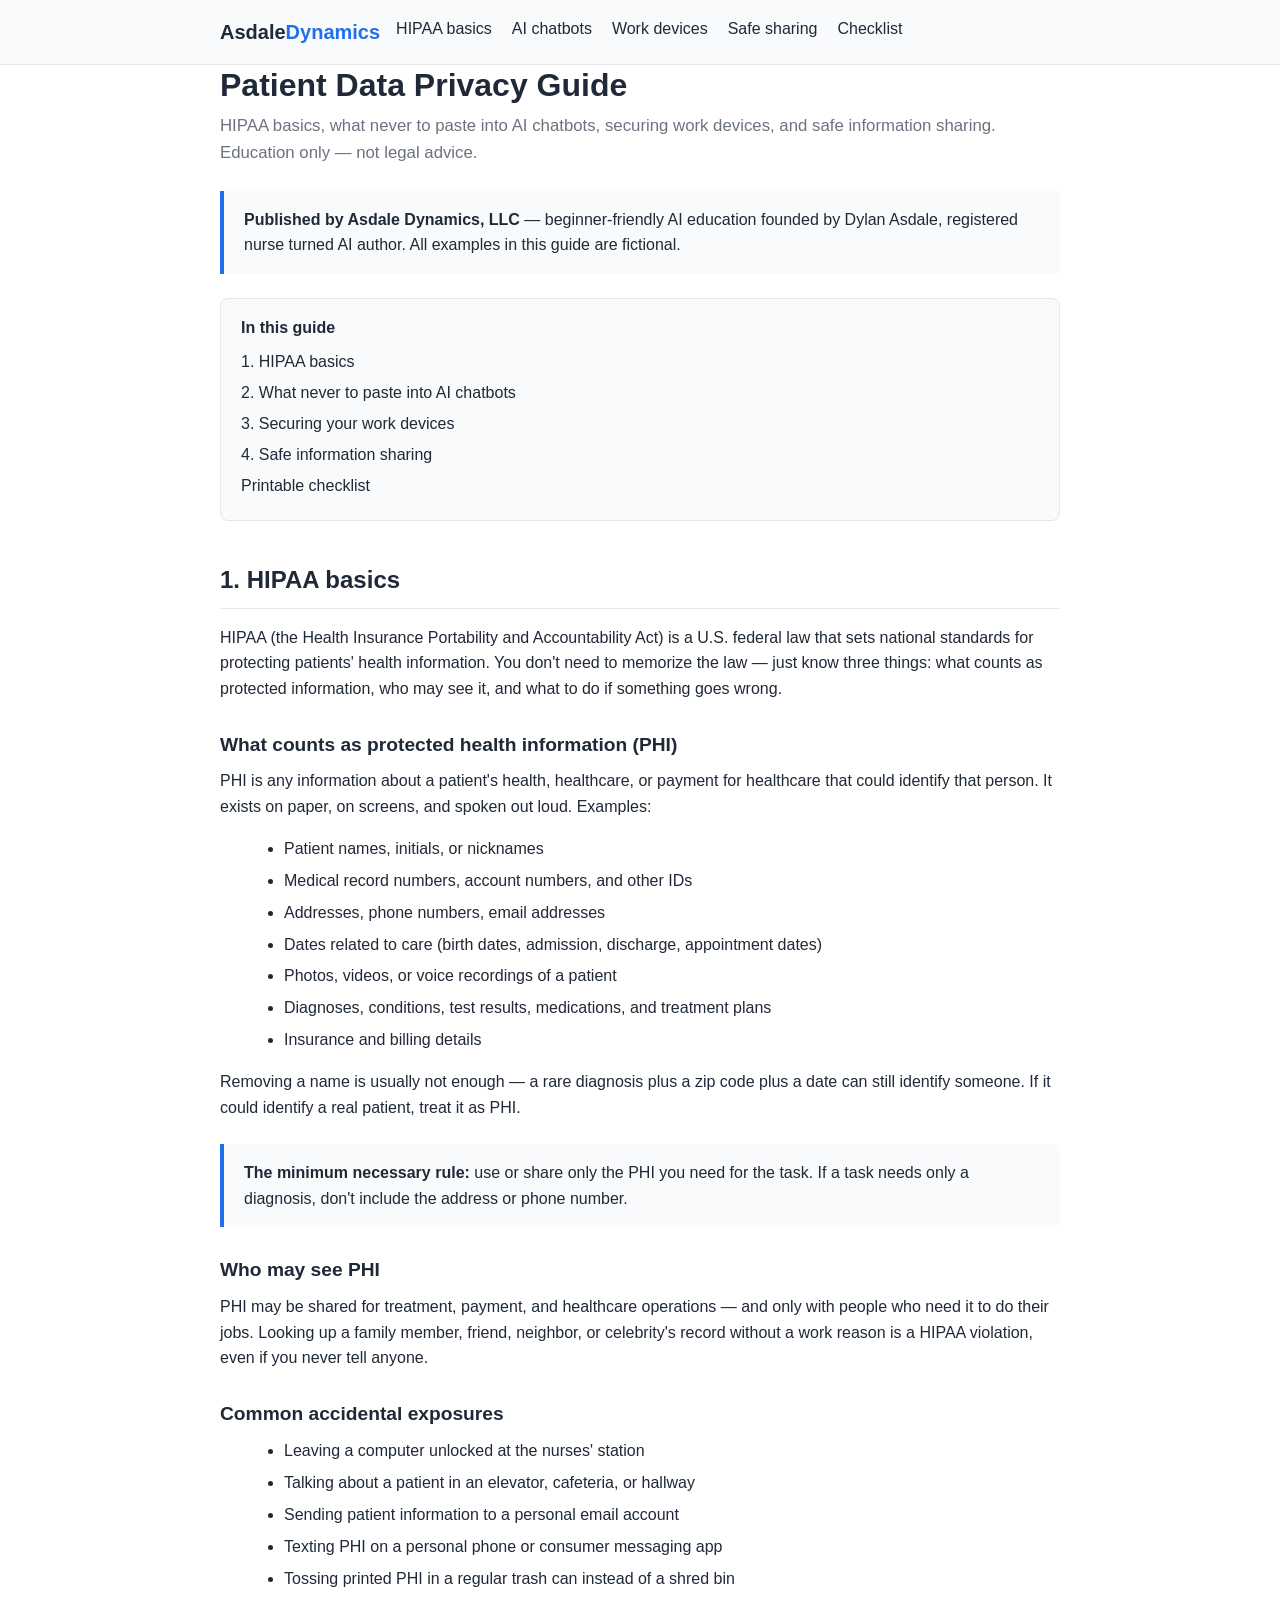
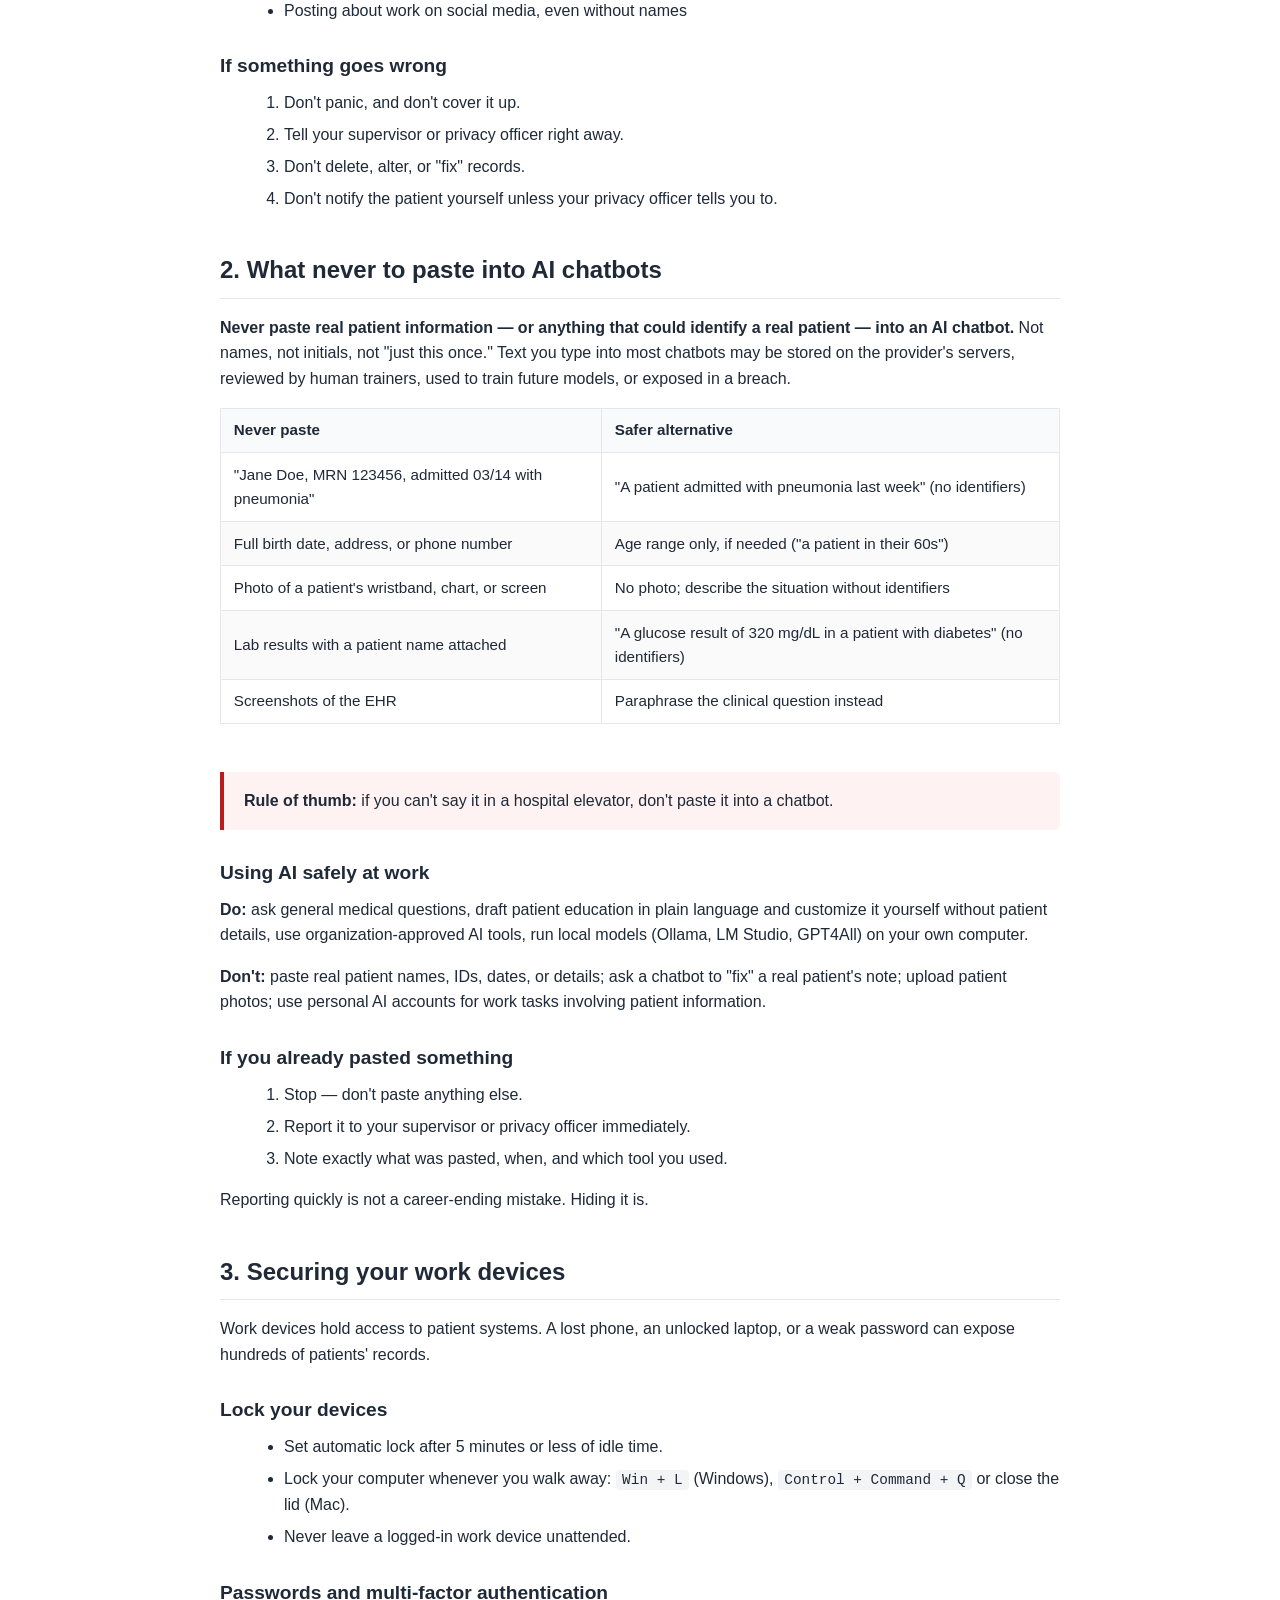
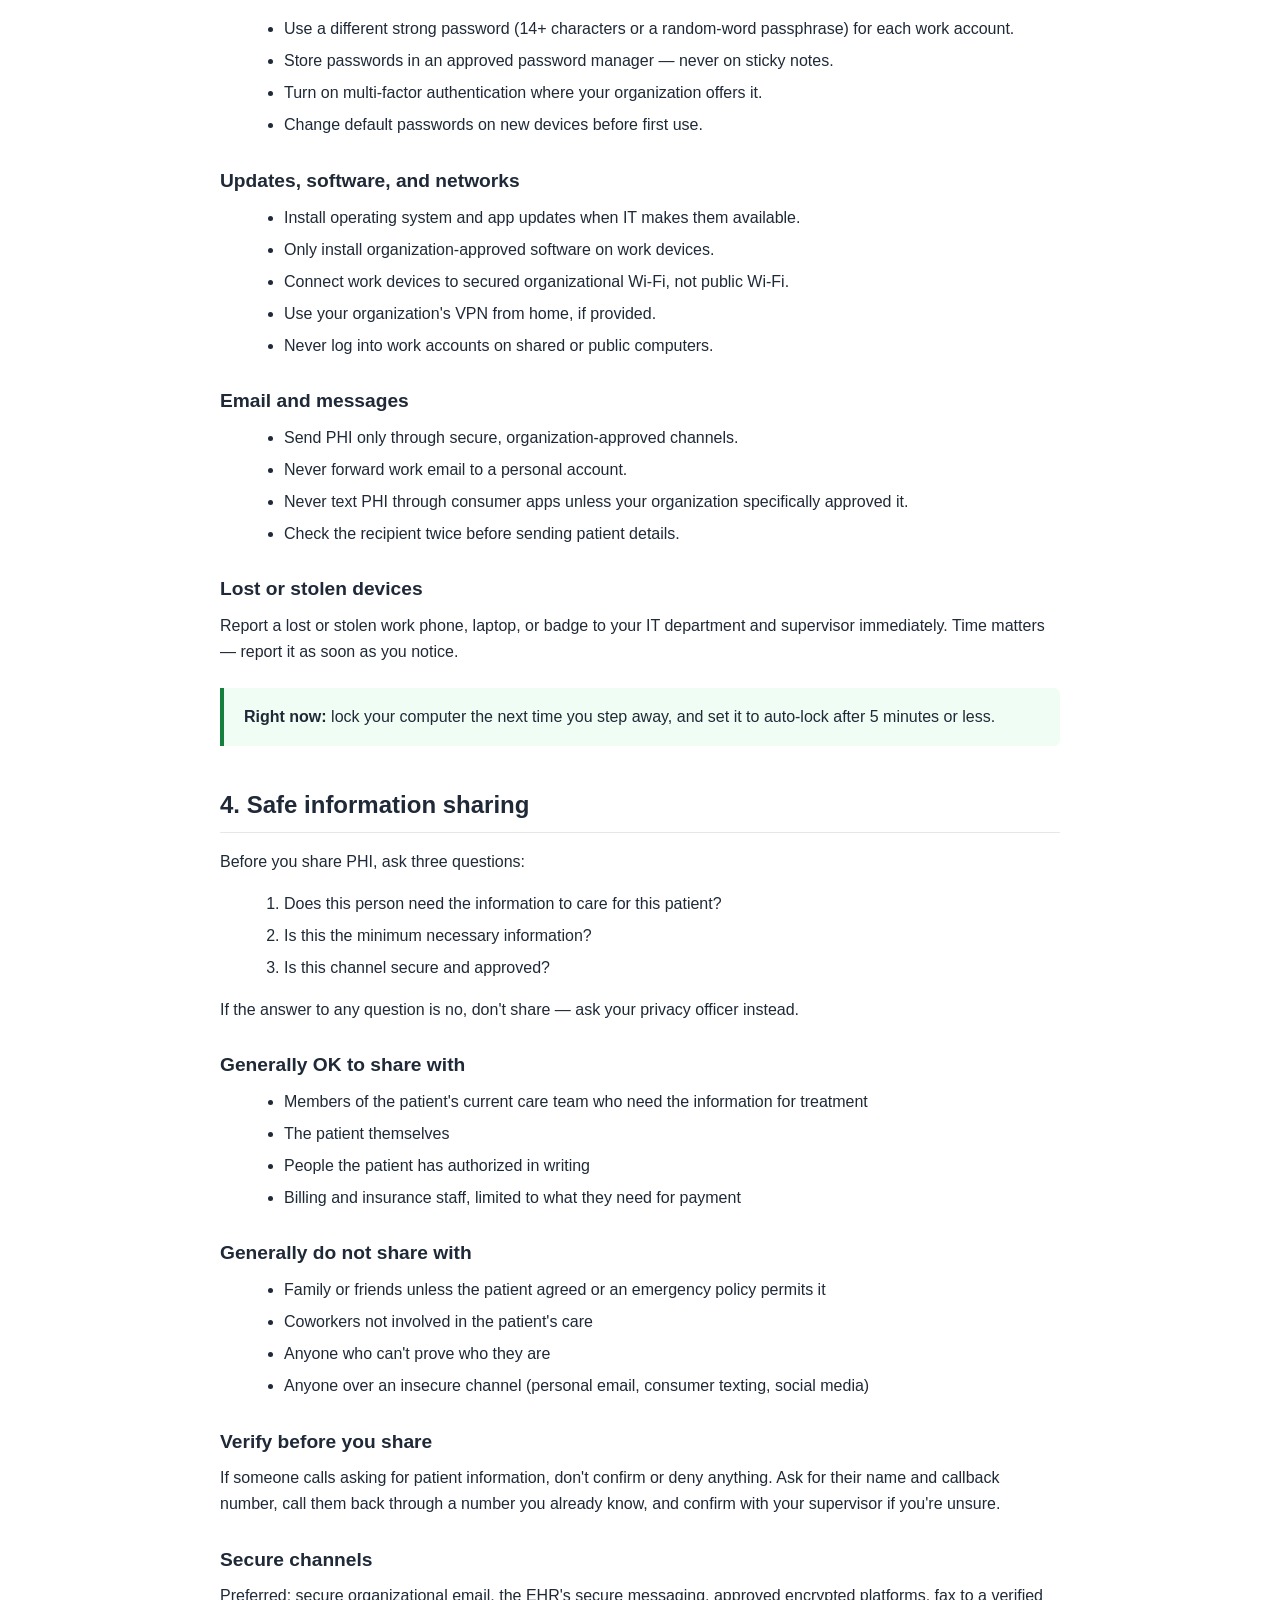
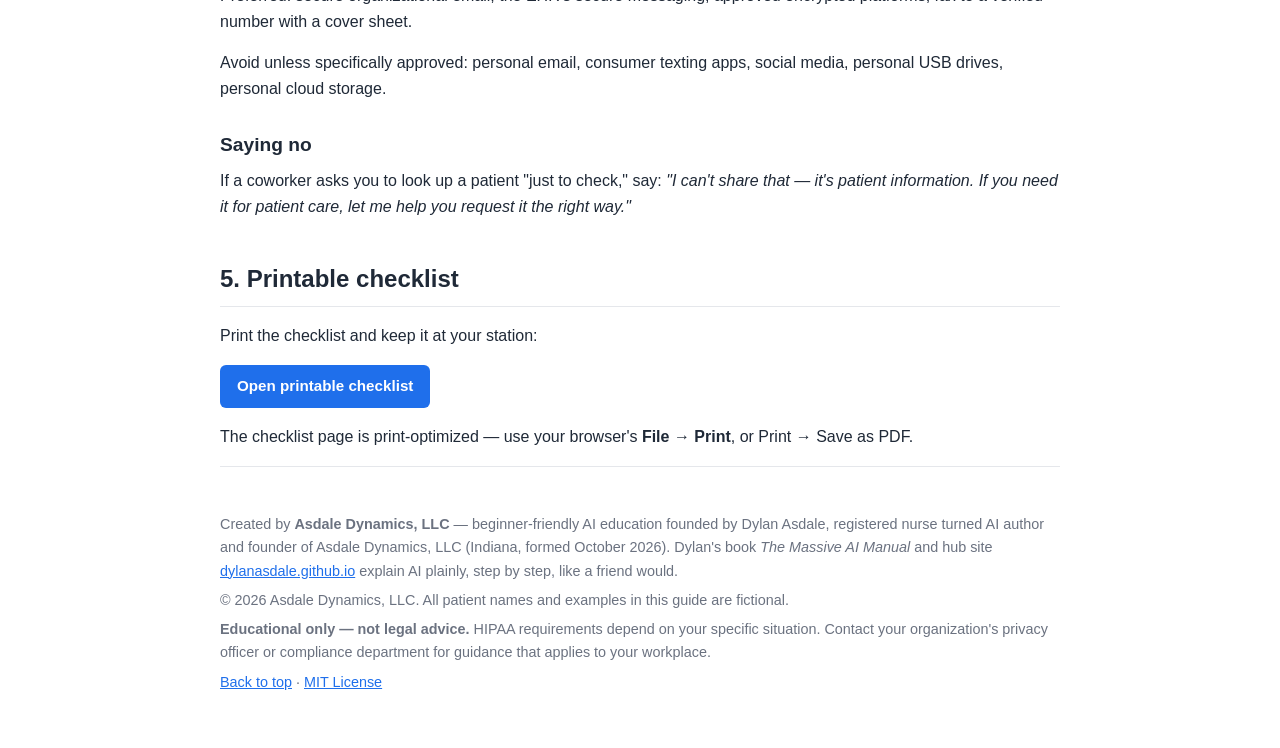
<file: site/index.html>
<!DOCTYPE html>
<html lang="en">
<head>
<meta charset="utf-8">
<meta name="viewport" content="width=device-width, initial-scale=1">
<title>Patient Data Privacy Guide — HIPAA basics, AI safety, device security</title>
<link rel="stylesheet" href="assets/style.css">
</head>
<body>

<a class="skip-link" href="#start">Skip to main content</a>

<header>
  <div class="inner">
    <a class="logo" href="#">Asdale<span>Dynamics</span></a>
    <nav>
      <ul>
        <li><a href="#hipaa-basics">HIPAA basics</a></li>
        <li><a href="#ai-chatbots">AI chatbots</a></li>
        <li><a href="#work-devices">Work devices</a></li>
        <li><a href="#safe-sharing">Safe sharing</a></li>
        <li><a href="checklist.html">Checklist</a></li>
      </ul>
    </nav>
  </div>
</header>

<main class="inner" id="start">
  <h1>Patient Data Privacy Guide</h1>
  <p class="subtitle">HIPAA basics, what never to paste into AI chatbots, securing work devices, and safe information sharing. Education only — not legal advice.</p>
  <p class="callout"><strong>Published by Asdale Dynamics, LLC</strong> — beginner-friendly AI education founded by Dylan Asdale, registered nurse turned AI author. All examples in this guide are fictional.</p>

  <div class="toc no-print">
    <h3>In this guide</h3>
    <ul>
      <li><a href="#hipaa-basics">1. HIPAA basics</a></li>
      <li><a href="#ai-chatbots">2. What never to paste into AI chatbots</a></li>
      <li><a href="#work-devices">3. Securing your work devices</a></li>
      <li><a href="#safe-sharing">4. Safe information sharing</a></li>
      <li><a href="checklist.html">Printable checklist</a></li>
    </ul>
  </div>

  <section id="hipaa-basics">
    <h2>1. HIPAA basics</h2>
    <p>HIPAA (the Health Insurance Portability and Accountability Act) is a U.S. federal law that sets national standards for protecting patients' health information. You don't need to memorize the law — just know three things: what counts as protected information, who may see it, and what to do if something goes wrong.</p>

    <h3>What counts as protected health information (PHI)</h3>
    <p>PHI is any information about a patient's health, healthcare, or payment for healthcare that could identify that person. It exists on paper, on screens, and spoken out loud. Examples:</p>
    <ul>
      <li>Patient names, initials, or nicknames</li>
      <li>Medical record numbers, account numbers, and other IDs</li>
      <li>Addresses, phone numbers, email addresses</li>
      <li>Dates related to care (birth dates, admission, discharge, appointment dates)</li>
      <li>Photos, videos, or voice recordings of a patient</li>
      <li>Diagnoses, conditions, test results, medications, and treatment plans</li>
      <li>Insurance and billing details</li>
    </ul>
    <p>Removing a name is usually not enough — a rare diagnosis plus a zip code plus a date can still identify someone. If it could identify a real patient, treat it as PHI.</p>

    <div class="callout">
      <p><strong>The minimum necessary rule:</strong> use or share only the PHI you need for the task. If a task needs only a diagnosis, don't include the address or phone number.</p>
    </div>

    <h3>Who may see PHI</h3>
    <p>PHI may be shared for treatment, payment, and healthcare operations — and only with people who need it to do their jobs. Looking up a family member, friend, neighbor, or celebrity's record without a work reason is a HIPAA violation, even if you never tell anyone.</p>

    <h3>Common accidental exposures</h3>
    <ul>
      <li>Leaving a computer unlocked at the nurses' station</li>
      <li>Talking about a patient in an elevator, cafeteria, or hallway</li>
      <li>Sending patient information to a personal email account</li>
      <li>Texting PHI on a personal phone or consumer messaging app</li>
      <li>Tossing printed PHI in a regular trash can instead of a shred bin</li>
      <li>Posting about work on social media, even without names</li>
    </ul>

    <h3>If something goes wrong</h3>
    <ol>
      <li>Don't panic, and don't cover it up.</li>
      <li>Tell your supervisor or privacy officer right away.</li>
      <li>Don't delete, alter, or "fix" records.</li>
      <li>Don't notify the patient yourself unless your privacy officer tells you to.</li>
    </ol>
  </section>

  <section id="ai-chatbots">
    <h2>2. What never to paste into AI chatbots</h2>
    <p><strong>Never paste real patient information — or anything that could identify a real patient — into an AI chatbot.</strong> Not names, not initials, not "just this once." Text you type into most chatbots may be stored on the provider's servers, reviewed by human trainers, used to train future models, or exposed in a breach.</p>

    <div class="table-wrap">
    <table>
      <thead>
        <tr><th>Never paste</th><th>Safer alternative</th></tr>
      </thead>
      <tbody>
        <tr><td>"Jane Doe, MRN 123456, admitted 03/14 with pneumonia"</td><td>"A patient admitted with pneumonia last week" (no identifiers)</td></tr>
        <tr><td>Full birth date, address, or phone number</td><td>Age range only, if needed ("a patient in their 60s")</td></tr>
        <tr><td>Photo of a patient's wristband, chart, or screen</td><td>No photo; describe the situation without identifiers</td></tr>
        <tr><td>Lab results with a patient name attached</td><td>"A glucose result of 320 mg/dL in a patient with diabetes" (no identifiers)</td></tr>
        <tr><td>Screenshots of the EHR</td><td>Paraphrase the clinical question instead</td></tr>
      </tbody>
    </table>
    </div>

    <div class="callout danger">
      <p><strong>Rule of thumb:</strong> if you can't say it in a hospital elevator, don't paste it into a chatbot.</p>
    </div>

    <h3>Using AI safely at work</h3>
    <p><strong>Do:</strong> ask general medical questions, draft patient education in plain language and customize it yourself without patient details, use organization-approved AI tools, run local models (Ollama, LM Studio, GPT4All) on your own computer.</p>
    <p><strong>Don't:</strong> paste real patient names, IDs, dates, or details; ask a chatbot to "fix" a real patient's note; upload patient photos; use personal AI accounts for work tasks involving patient information.</p>

    <h3>If you already pasted something</h3>
    <ol>
      <li>Stop — don't paste anything else.</li>
      <li>Report it to your supervisor or privacy officer immediately.</li>
      <li>Note exactly what was pasted, when, and which tool you used.</li>
    </ol>
    <p>Reporting quickly is not a career-ending mistake. Hiding it is.</p>
  </section>

  <section id="work-devices">
    <h2>3. Securing your work devices</h2>
    <p>Work devices hold access to patient systems. A lost phone, an unlocked laptop, or a weak password can expose hundreds of patients' records.</p>

    <h3>Lock your devices</h3>
    <ul>
      <li>Set automatic lock after 5 minutes or less of idle time.</li>
      <li>Lock your computer whenever you walk away: <span class="code">Win + L</span> (Windows), <span class="code">Control + Command + Q</span> or close the lid (Mac).</li>
      <li>Never leave a logged-in work device unattended.</li>
    </ul>

    <h3>Passwords and multi-factor authentication</h3>
    <ul>
      <li>Use a different strong password (14+ characters or a random-word passphrase) for each work account.</li>
      <li>Store passwords in an approved password manager — never on sticky notes.</li>
      <li>Turn on multi-factor authentication where your organization offers it.</li>
      <li>Change default passwords on new devices before first use.</li>
    </ul>

    <h3>Updates, software, and networks</h3>
    <ul>
      <li>Install operating system and app updates when IT makes them available.</li>
      <li>Only install organization-approved software on work devices.</li>
      <li>Connect work devices to secured organizational Wi-Fi, not public Wi-Fi.</li>
      <li>Use your organization's VPN from home, if provided.</li>
      <li>Never log into work accounts on shared or public computers.</li>
    </ul>

    <h3>Email and messages</h3>
    <ul>
      <li>Send PHI only through secure, organization-approved channels.</li>
      <li>Never forward work email to a personal account.</li>
      <li>Never text PHI through consumer apps unless your organization specifically approved it.</li>
      <li>Check the recipient twice before sending patient details.</li>
    </ul>

    <h3>Lost or stolen devices</h3>
    <p>Report a lost or stolen work phone, laptop, or badge to your IT department and supervisor immediately. Time matters — report it as soon as you notice.</p>

    <div class="callout success">
      <p><strong>Right now:</strong> lock your computer the next time you step away, and set it to auto-lock after 5 minutes or less.</p>
    </div>
  </section>

  <section id="safe-sharing">
    <h2>4. Safe information sharing</h2>
    <p>Before you share PHI, ask three questions:</p>
    <ol>
      <li>Does this person need the information to care for this patient?</li>
      <li>Is this the minimum necessary information?</li>
      <li>Is this channel secure and approved?</li>
    </ol>
    <p>If the answer to any question is no, don't share — ask your privacy officer instead.</p>

    <h3>Generally OK to share with</h3>
    <ul>
      <li>Members of the patient's current care team who need the information for treatment</li>
      <li>The patient themselves</li>
      <li>People the patient has authorized in writing</li>
      <li>Billing and insurance staff, limited to what they need for payment</li>
    </ul>

    <h3>Generally do not share with</h3>
    <ul>
      <li>Family or friends unless the patient agreed or an emergency policy permits it</li>
      <li>Coworkers not involved in the patient's care</li>
      <li>Anyone who can't prove who they are</li>
      <li>Anyone over an insecure channel (personal email, consumer texting, social media)</li>
    </ul>

    <h3>Verify before you share</h3>
    <p>If someone calls asking for patient information, don't confirm or deny anything. Ask for their name and callback number, call them back through a number you already know, and confirm with your supervisor if you're unsure.</p>

    <h3>Secure channels</h3>
    <p>Preferred: secure organizational email, the EHR's secure messaging, approved encrypted platforms, fax to a verified number with a cover sheet.</p>
    <p>Avoid unless specifically approved: personal email, consumer texting apps, social media, personal USB drives, personal cloud storage.</p>

    <h3>Saying no</h3>
    <p>If a coworker asks you to look up a patient "just to check," say: <em>"I can't share that — it's patient information. If you need it for patient care, let me help you request it the right way."</em></p>
  </section>

  <section id="printable-checklist">
    <h2>5. Printable checklist</h2>
    <p>Print the checklist and keep it at your station:</p>
    <p><a class="btn" href="checklist.html">Open printable checklist</a></p>
    <p class="no-print">The checklist page is print-optimized — use your browser's <strong>File → Print</strong>, or Print → Save as PDF.</p>
  </section>

  <div class="footer no-print">
    <p>Created by <strong>Asdale Dynamics, LLC</strong> — beginner-friendly AI education founded by Dylan Asdale, registered nurse turned AI author and founder of Asdale Dynamics, LLC (Indiana, formed October 2026). Dylan's book <em>The Massive AI Manual</em> and hub site <a href="https://dylanasdale.github.io" target="_blank" rel="noopener">dylanasdale.github.io</a> explain AI plainly, step by step, like a friend would.</p>
    <p>© 2026 Asdale Dynamics, LLC. All patient names and examples in this guide are fictional.</p>
    <p><strong>Educational only — not legal advice.</strong> HIPAA requirements depend on your specific situation. Contact your organization's privacy officer or compliance department for guidance that applies to your workplace.</p>
    <p><a href="index.html">Back to top</a> · <a href="LICENSE">MIT License</a></p>
  </div>
</main>

</body>
</html>
</file>
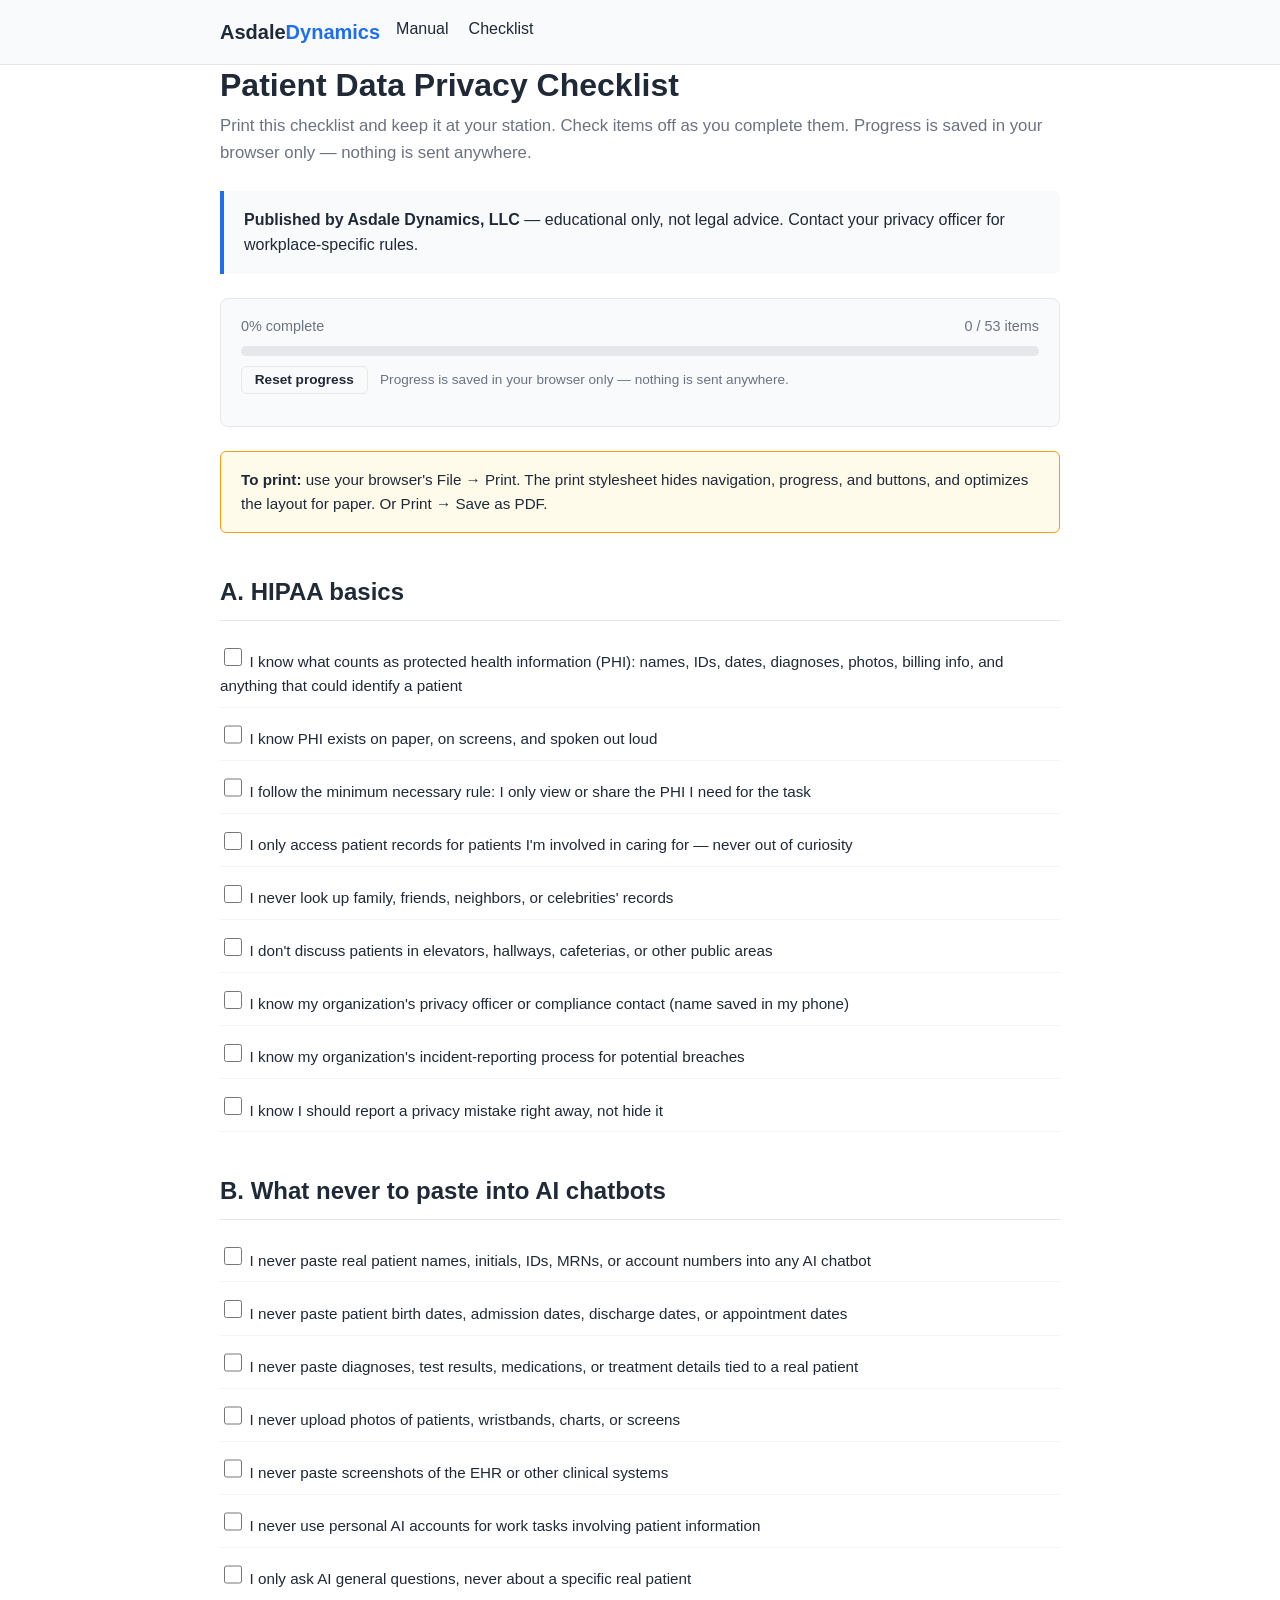
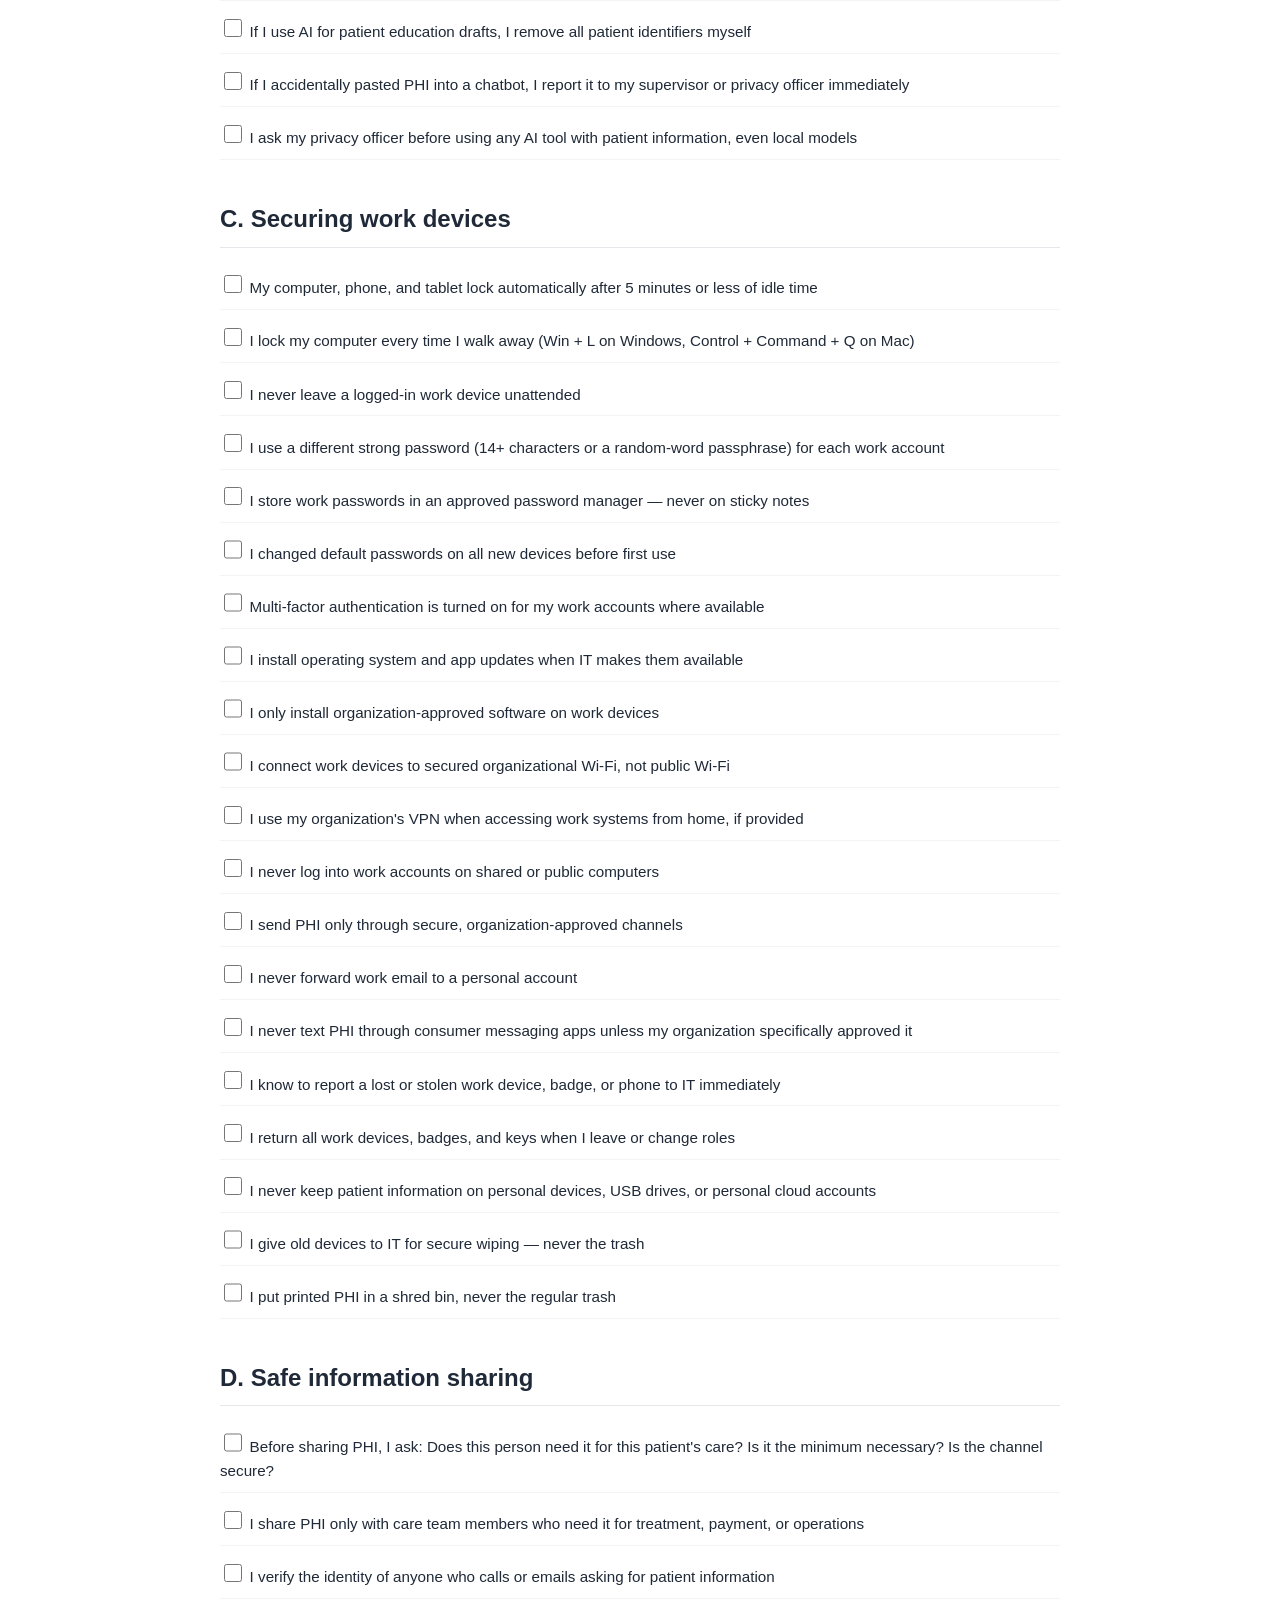
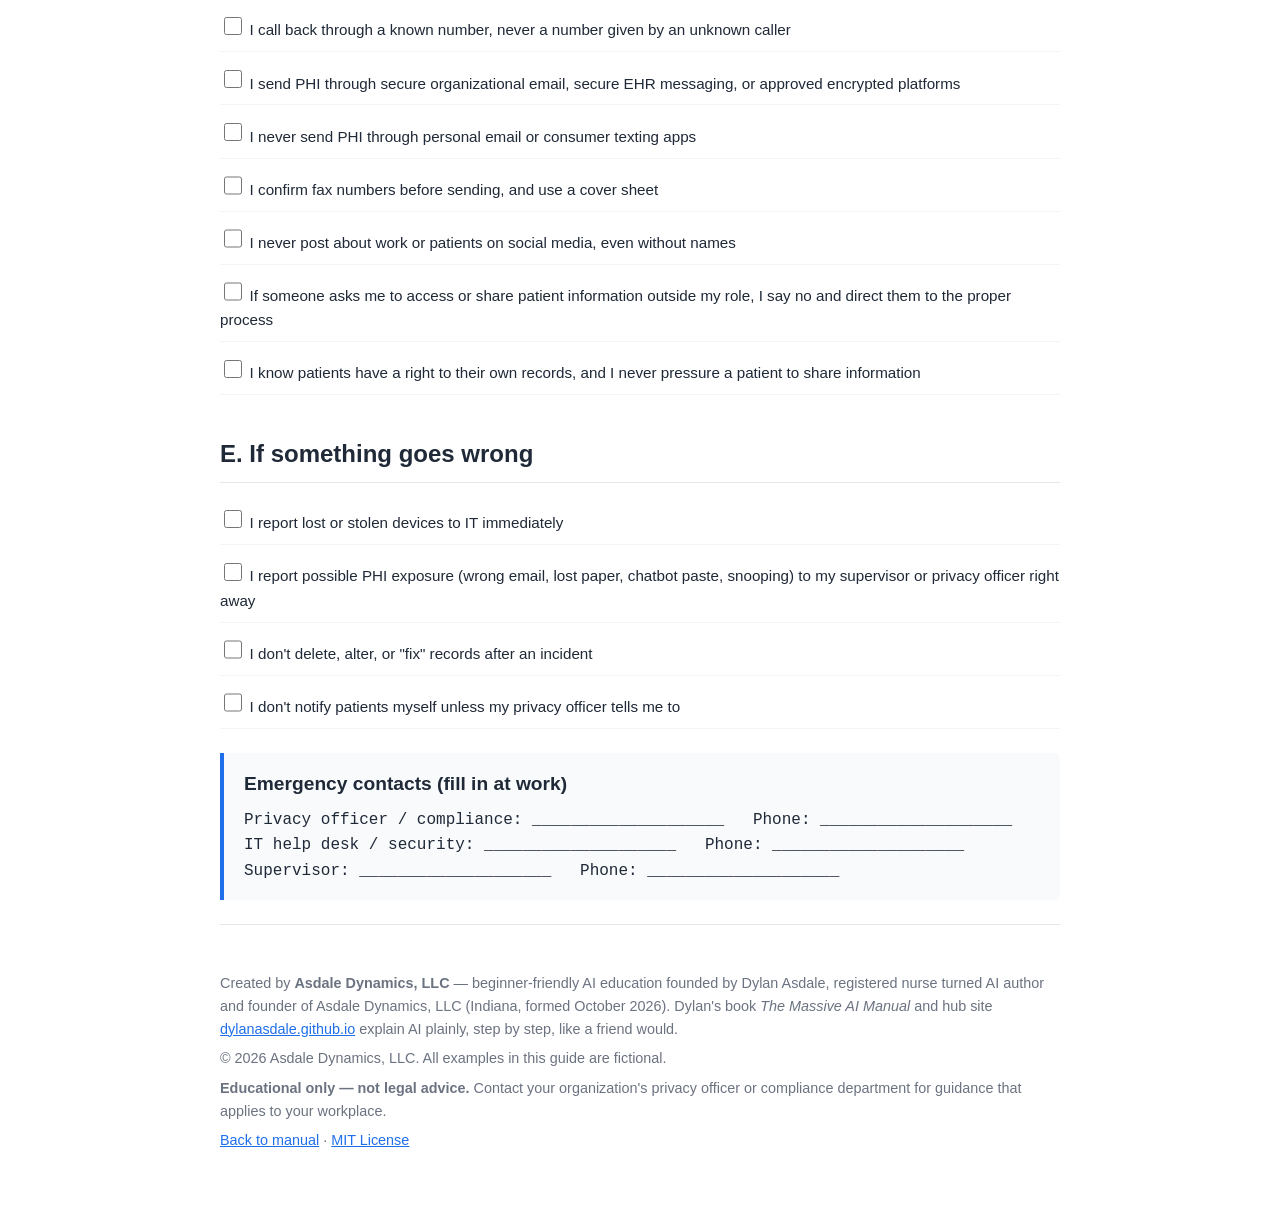
<file: site/checklist.html>
<!DOCTYPE html>
<html lang="en">
<head>
<meta charset="utf-8">
<meta name="viewport" content="width=device-width, initial-scale=1">
<title>Patient Data Privacy Checklist — Printable</title>
<link rel="stylesheet" href="assets/style.css">
</head>
<body>

<a class="skip-link" href="#start">Skip to main content</a>

<header>
  <div class="inner">
    <a class="logo" href="#">Asdale<span>Dynamics</span></a>
    <nav>
      <ul>
        <li><a href="index.html">Manual</a></li>
        <li><a href="#start">Checklist</a></li>
      </ul>
    </nav>
  </div>
</header>

<main class="inner" id="start">
  <h1>Patient Data Privacy Checklist</h1>
  <p class="subtitle">Print this checklist and keep it at your station. Check items off as you complete them. Progress is saved in your browser only — nothing is sent anywhere.</p>
  <p class="callout no-print"><strong>Published by Asdale Dynamics, LLC</strong> — educational only, not legal advice. Contact your privacy officer for workplace-specific rules.</p>

  <div class="progress no-print">
    <div style="display:flex; justify-content:space-between; font-size:0.9rem; color:var(--text-muted); margin-bottom:0.5rem;">
      <span id="progress-text">0% complete</span>
      <span id="progress-count">0 / 0 items</span>
    </div>
    <div class="progress-bar"><div class="progress-fill" id="progress-fill"></div></div>
    <p style="margin-top:0.6rem;">
      <button id="reset-progress" class="btn btn-outline" style="padding:0.35rem 0.8rem; font-size:0.85rem;">Reset progress</button>
      <span style="font-size:0.85rem; color:var(--text-muted); margin-left:0.5rem;">Progress is saved in your browser only — nothing is sent anywhere.</span>
    </p>
  </div>

  <div class="print-note">
    <strong>To print:</strong> use your browser's File → Print. The print stylesheet hides navigation, progress, and buttons, and optimizes the layout for paper. Or Print → Save as PDF.
  </div>

  <section id="hipaa-basics">
    <h2>A. HIPAA basics</h2>
    <ul class="checklist">
      <li><label><input type="checkbox" data-section="A"> I know what counts as protected health information (PHI): names, IDs, dates, diagnoses, photos, billing info, and anything that could identify a patient</label></li>
      <li><label><input type="checkbox" data-section="A"> I know PHI exists on paper, on screens, and spoken out loud</label></li>
      <li><label><input type="checkbox" data-section="A"> I follow the minimum necessary rule: I only view or share the PHI I need for the task</label></li>
      <li><label><input type="checkbox" data-section="A"> I only access patient records for patients I'm involved in caring for — never out of curiosity</label></li>
      <li><label><input type="checkbox" data-section="A"> I never look up family, friends, neighbors, or celebrities' records</label></li>
      <li><label><input type="checkbox" data-section="A"> I don't discuss patients in elevators, hallways, cafeterias, or other public areas</label></li>
      <li><label><input type="checkbox" data-section="A"> I know my organization's privacy officer or compliance contact (name saved in my phone)</label></li>
      <li><label><input type="checkbox" data-section="A"> I know my organization's incident-reporting process for potential breaches</label></li>
      <li><label><input type="checkbox" data-section="A"> I know I should report a privacy mistake right away, not hide it</label></li>
    </ul>
  </section>

  <section id="ai-chatbots">
    <h2>B. What never to paste into AI chatbots</h2>
    <ul class="checklist">
      <li><label><input type="checkbox" data-section="B"> I never paste real patient names, initials, IDs, MRNs, or account numbers into any AI chatbot</label></li>
      <li><label><input type="checkbox" data-section="B"> I never paste patient birth dates, admission dates, discharge dates, or appointment dates</label></li>
      <li><label><input type="checkbox" data-section="B"> I never paste diagnoses, test results, medications, or treatment details tied to a real patient</label></li>
      <li><label><input type="checkbox" data-section="B"> I never upload photos of patients, wristbands, charts, or screens</label></li>
      <li><label><input type="checkbox" data-section="B"> I never paste screenshots of the EHR or other clinical systems</label></li>
      <li><label><input type="checkbox" data-section="B"> I never use personal AI accounts for work tasks involving patient information</label></li>
      <li><label><input type="checkbox" data-section="B"> I only ask AI general questions, never about a specific real patient</label></li>
      <li><label><input type="checkbox" data-section="B"> If I use AI for patient education drafts, I remove all patient identifiers myself</label></li>
      <li><label><input type="checkbox" data-section="B"> If I accidentally pasted PHI into a chatbot, I report it to my supervisor or privacy officer immediately</label></li>
      <li><label><input type="checkbox" data-section="B"> I ask my privacy officer before using any AI tool with patient information, even local models</label></li>
    </ul>
  </section>

  <section id="work-devices">
    <h2>C. Securing work devices</h2>
    <ul class="checklist">
      <li><label><input type="checkbox" data-section="C"> My computer, phone, and tablet lock automatically after 5 minutes or less of idle time</label></li>
      <li><label><input type="checkbox" data-section="C"> I lock my computer every time I walk away (Win + L on Windows, Control + Command + Q on Mac)</label></li>
      <li><label><input type="checkbox" data-section="C"> I never leave a logged-in work device unattended</label></li>
      <li><label><input type="checkbox" data-section="C"> I use a different strong password (14+ characters or a random-word passphrase) for each work account</label></li>
      <li><label><input type="checkbox" data-section="C"> I store work passwords in an approved password manager — never on sticky notes</label></li>
      <li><label><input type="checkbox" data-section="C"> I changed default passwords on all new devices before first use</label></li>
      <li><label><input type="checkbox" data-section="C"> Multi-factor authentication is turned on for my work accounts where available</label></li>
      <li><label><input type="checkbox" data-section="C"> I install operating system and app updates when IT makes them available</label></li>
      <li><label><input type="checkbox" data-section="C"> I only install organization-approved software on work devices</label></li>
      <li><label><input type="checkbox" data-section="C"> I connect work devices to secured organizational Wi-Fi, not public Wi-Fi</label></li>
      <li><label><input type="checkbox" data-section="C"> I use my organization's VPN when accessing work systems from home, if provided</label></li>
      <li><label><input type="checkbox" data-section="C"> I never log into work accounts on shared or public computers</label></li>
      <li><label><input type="checkbox" data-section="C"> I send PHI only through secure, organization-approved channels</label></li>
      <li><label><input type="checkbox" data-section="C"> I never forward work email to a personal account</label></li>
      <li><label><input type="checkbox" data-section="C"> I never text PHI through consumer messaging apps unless my organization specifically approved it</label></li>
      <li><label><input type="checkbox" data-section="C"> I know to report a lost or stolen work device, badge, or phone to IT immediately</label></li>
      <li><label><input type="checkbox" data-section="C"> I return all work devices, badges, and keys when I leave or change roles</label></li>
      <li><label><input type="checkbox" data-section="C"> I never keep patient information on personal devices, USB drives, or personal cloud accounts</label></li>
      <li><label><input type="checkbox" data-section="C"> I give old devices to IT for secure wiping — never the trash</label></li>
      <li><label><input type="checkbox" data-section="C"> I put printed PHI in a shred bin, never the regular trash</label></li>
    </ul>
  </section>

  <section id="safe-sharing">
    <h2>D. Safe information sharing</h2>
    <ul class="checklist">
      <li><label><input type="checkbox" data-section="D"> Before sharing PHI, I ask: Does this person need it for this patient's care? Is it the minimum necessary? Is the channel secure?</label></li>
      <li><label><input type="checkbox" data-section="D"> I share PHI only with care team members who need it for treatment, payment, or operations</label></li>
      <li><label><input type="checkbox" data-section="D"> I verify the identity of anyone who calls or emails asking for patient information</label></li>
      <li><label><input type="checkbox" data-section="D"> I call back through a known number, never a number given by an unknown caller</label></li>
      <li><label><input type="checkbox" data-section="D"> I send PHI through secure organizational email, secure EHR messaging, or approved encrypted platforms</label></li>
      <li><label><input type="checkbox" data-section="D"> I never send PHI through personal email or consumer texting apps</label></li>
      <li><label><input type="checkbox" data-section="D"> I confirm fax numbers before sending, and use a cover sheet</label></li>
      <li><label><input type="checkbox" data-section="D"> I never post about work or patients on social media, even without names</label></li>
      <li><label><input type="checkbox" data-section="D"> If someone asks me to access or share patient information outside my role, I say no and direct them to the proper process</label></li>
      <li><label><input type="checkbox" data-section="D"> I know patients have a right to their own records, and I never pressure a patient to share information</label></li>
    </ul>
  </section>

  <section id="if-something-goes-wrong">
    <h2>E. If something goes wrong</h2>
    <ul class="checklist">
      <li><label><input type="checkbox" data-section="E"> I report lost or stolen devices to IT immediately</label></li>
      <li><label><input type="checkbox" data-section="E"> I report possible PHI exposure (wrong email, lost paper, chatbot paste, snooping) to my supervisor or privacy officer right away</label></li>
      <li><label><input type="checkbox" data-section="E"> I don't delete, alter, or "fix" records after an incident</label></li>
      <li><label><input type="checkbox" data-section="E"> I don't notify patients myself unless my privacy officer tells me to</label></li>
    </ul>
  </section>

  <div class="callout no-print">
    <h3 style="margin-top:0">Emergency contacts (fill in at work)</h3>
    <p style="margin:0.5rem 0 0; font-family:ui-monospace,SFMono-Regular,Menlo,Monaco,Consolas,monospace;">
      Privacy officer / compliance: ____________________ &nbsp; Phone: ____________________<br>
      IT help desk / security: ____________________ &nbsp; Phone: ____________________<br>
      Supervisor: ____________________ &nbsp; Phone: ____________________
    </p>
  </div>

  <div class="footer no-print">
    <p>Created by <strong>Asdale Dynamics, LLC</strong> — beginner-friendly AI education founded by Dylan Asdale, registered nurse turned AI author and founder of Asdale Dynamics, LLC (Indiana, formed October 2026). Dylan's book <em>The Massive AI Manual</em> and hub site <a href="https://dylanasdale.github.io" target="_blank" rel="noopener">dylanasdale.github.io</a> explain AI plainly, step by step, like a friend would.</p>
    <p>© 2026 Asdale Dynamics, LLC. All examples in this guide are fictional.</p>
    <p><strong>Educational only — not legal advice.</strong> Contact your organization's privacy officer or compliance department for guidance that applies to your workplace.</p>
    <p><a href="index.html">Back to manual</a> · <a href="LICENSE">MIT License</a></p>
  </div>
</main>

<script>
(function () {
  var checkboxes = document.querySelectorAll('.checklist input[type="checkbox"]');
  var fill = document.getElementById('progress-fill');
  var text = document.getElementById('progress-text');
  var countEl = document.getElementById('progress-count');

  function load() {
    var saved = {};
    try { saved = JSON.parse(localStorage.getItem('pdp-checklist') || '{}'); } catch (e) {}
    checkboxes.forEach(function (cb) {
      cb.checked = saved[cb.id] === true || false;
      if (!cb.id) cb.id = 'pdp-cb-' + Math.random().toString(36).slice(2);
    });
    render();
  }

  function save() {
    var state = {};
    checkboxes.forEach(function (cb) { state[cb.id] = cb.checked; });
    try { localStorage.setItem('pdp-checklist', JSON.stringify(state)); } catch (e) {}
  }

  function render() {
    var total = checkboxes.length;
    var done = 0;
    checkboxes.forEach(function (cb) {
      if (cb.checked) done++;
      cb.parentElement.parentElement.classList.toggle('done', cb.checked);
    });
    var pct = total ? Math.round((done / total) * 100) : 0;
    fill.style.width = pct + '%';
    text.textContent = pct + '% complete';
    countEl.textContent = done + ' / ' + total + ' items';
  }

  checkboxes.forEach(function (cb) {
    cb.addEventListener('change', function () { save(); render(); });
  });

  var resetBtn = document.getElementById('reset-progress');
  if (resetBtn) {
    resetBtn.addEventListener('click', function () {
      if (!confirm('Reset all checklist progress?')) return;
      try { localStorage.removeItem('pdp-checklist'); } catch (e) {}
      checkboxes.forEach(function (cb) { cb.checked = false; });
      save();
      render();
    });
  }

  load();
})();
</script>

</body>
</html>
</file>
<file: site/assets/style.css>
/*
 * Patient Data Privacy Guide — shared stylesheet
 * Asdale Dynamics, LLC — © 2026 Asdale Dynamics, LLC
 * No external dependencies. Local-first.
 */

:root {
  --primary: #1f6feb;
  --primary-dark: #1657bd;
  --text: #1f2937;
  --text-muted: #6b7280;
  --bg: #ffffff;
  --bg-soft: #f8fafc;
  --border: #e5e7eb;
  --danger: #b91c1c;
  --danger-bg: #fef2f2;
  --warning-bg: #fffbeb;
  --success-bg: #f0fdf4;
  --max-width: 880px;
}

* {
  box-sizing: border-box;
}

html {
  scroll-behavior: smooth;
}

body {
  margin: 0;
  font-family: -apple-system, BlinkMacSystemFont, "Segoe UI", Roboto, Helvetica, Arial, sans-serif;
  color: var(--text);
  background: var(--bg);
  line-height: 1.6;
}

a {
  color: var(--primary);
  text-decoration: underline;
}

a:hover {
  color: var(--primary-dark);
}

.skip-link {
  position: absolute;
  left: -9999px;
  top: auto;
  width: 1px;
  height: 1px;
  overflow: hidden;
}

header {
  background: var(--bg-soft);
  border-bottom: 1px solid var(--border);
  padding: 1rem 0;
  position: sticky;
  top: 0;
  z-index: 100;
}

.inner {
  max-width: var(--max-width);
  margin: 0 auto;
  padding: 0 1.25rem;
}

header .inner {
  display: flex;
  align-items: center;
  gap: 1rem;
  flex-wrap: wrap;
}

.logo {
  font-weight: 700;
  font-size: 1.25rem;
  color: var(--text);
  text-decoration: none;
}

.logo span {
  color: var(--primary);
}

nav ul {
  display: flex;
  gap: 1.25rem;
  list-style: none;
  margin: 0;
  padding: 0;
  flex-wrap: wrap;
}

nav a {
  text-decoration: none;
  color: var(--text);
  font-weight: 500;
  padding: 0.25rem 0;
}

nav a:hover {
  color: var(--primary);
}

main {
  padding: 2.5rem 0;
}

h1 {
  font-size: 2rem;
  margin: 0 0 0.5rem;
  line-height: 1.25;
}

.subtitle {
  color: var(--text-muted);
  margin: 0 0 1.5rem;
  font-size: 1.05rem;
}

h2 {
  font-size: 1.5rem;
  margin: 2.5rem 0 1rem;
  padding-bottom: 0.5rem;
  border-bottom: 1px solid var(--border);
}

h3 {
  font-size: 1.2rem;
  margin: 1.75rem 0 0.5rem;
}

p {
  margin: 0 0 1rem;
}

ul, ol {
  margin: 0 0 1rem 1.5rem;
}

li {
  margin-bottom: 0.4rem;
}

.table-wrap {
  overflow-x: auto;
  margin: 1rem 0;
}

table {
  width: 100%;
  border-collapse: collapse;
  margin: 0 0 1.5rem;
}

th, td {
  border: 1px solid var(--border);
  padding: 0.6rem 0.8rem;
  text-align: left;
  font-size: 0.95rem;
}

th {
  background: var(--bg-soft);
  font-weight: 600;
}

tr:nth-child(even) td {
  background: #fafafa;
}

.callout {
  border-left: 4px solid var(--primary);
  background: var(--bg-soft);
  padding: 1rem 1.25rem;
  margin: 1.5rem 0;
  border-radius: 0 6px 6px 0;
}

.callout p:last-child {
  margin-bottom: 0;
}

.danger {
  border-left-color: var(--danger);
  background: var(--danger-bg);
}

.success {
  border-left-color: #15803d;
  background: var(--success-bg);
}

.toc {
  background: var(--bg-soft);
  border: 1px solid var(--border);
  border-radius: 8px;
  padding: 1rem 1.25rem;
  margin: 1.5rem 0;
}

.toc h3 {
  margin-top: 0;
  font-size: 1rem;
}

.toc ul {
  list-style: none;
  margin: 0.5rem 0 0;
  padding: 0;
}

.toc li {
  margin-bottom: 0.35rem;
}

.toc a {
  text-decoration: none;
  color: var(--text);
}

.toc a:hover {
  color: var(--primary);
  text-decoration: underline;
}

.btn {
  display: inline-block;
  background: var(--primary);
  color: #fff;
  padding: 0.55rem 1rem;
  border-radius: 6px;
  text-decoration: none;
  font-weight: 600;
  font-size: 0.95rem;
  border: 1px solid transparent;
}

.btn:hover {
  background: var(--primary-dark);
}

.btn-outline {
  background: transparent;
  border: 1px solid var(--border);
  color: var(--text);
}

.btn-outline:hover {
  border-color: var(--primary);
  color: var(--primary);
}

.code {
  font-family: ui-monospace, SFMono-Regular, Menlo, Monaco, Consolas, monospace;
  background: #f3f4f6;
  padding: 0.15rem 0.4rem;
  border-radius: 4px;
  font-size: 0.9em;
}

.code-block {
  background: #111827;
  color: #e5e7eb;
  padding: 1rem;
  border-radius: 6px;
  overflow-x: auto;
  font-family: ui-monospace, SFMono-Regular, Menlo, Monaco, Consolas, monospace;
  font-size: 0.9rem;
  line-height: 1.5;
  margin: 1rem 0;
}

.footer {
  border-top: 1px solid var(--border);
  padding: 2.5rem 0 3rem;
  color: var(--text-muted);
  font-size: 0.9rem;
}

.footer p {
  margin: 0.4rem 0;
}

/* ---------- Checklist page ---------- */

.category {
  margin-bottom: 2rem;
}

.category h2 {
  border-bottom: 2px solid var(--border);
  padding-bottom: 0.5rem;
}

.checklist {
  list-style: none;
  padding: 0;
  margin: 1rem 0;
}

.checklist li {
  display: flex;
  align-items: flex-start;
  gap: 0.75rem;
  padding: 0.55rem 0;
  border-bottom: 1px solid #f3f4f6;
}

.checklist input[type="checkbox"] {
  width: 1.15rem;
  height: 1.15rem;
  margin-top: 0.15rem;
  cursor: pointer;
  accent-color: var(--primary);
}

.checklist label {
  flex: 1;
  cursor: pointer;
  font-size: 0.95rem;
}

.checklist li.done label {
  text-decoration: line-through;
  color: var(--text-muted);
}

.progress {
  background: var(--bg-soft);
  border: 1px solid var(--border);
  border-radius: 8px;
  padding: 1rem 1.25rem;
  margin-bottom: 1.5rem;
}

.progress-bar {
  height: 10px;
  background: #e5e7eb;
  border-radius: 5px;
  overflow: hidden;
  margin: 0.5rem 0 0.25rem;
}

.progress-fill {
  height: 100%;
  width: 0%;
  background: var(--primary);
  transition: width 0.3s ease;
}

.print-note {
  background: var(--warning-bg);
  border: 1px solid #f59e0b;
  border-radius: 6px;
  padding: 1rem 1.25rem;
  margin-bottom: 1.5rem;
  font-size: 0.95rem;
}

/* ---------- Print styles ---------- */

@media print {
  header, .no-print, nav, .progress, .print-note, .btn, .toc {
    display: none !important;
  }
  body {
    background: #fff;
    color: #000;
  }
  a {
    color: #000;
    text-decoration: none;
  }
  h2, h3 {
    page-break-after: avoid;
  }
  .checklist li {
    page-break-inside: avoid;
  }
  .callout {
    border: 1px solid #000;
    background: #fff;
  }
}

@media (max-width: 600px) {
  .inner {
    padding: 0 1rem;
  }
  h1 {
    font-size: 1.6rem;
  }
  h2 {
    font-size: 1.3rem;
  }
  nav ul {
    gap: 0.75rem;
  }
}
</file>
